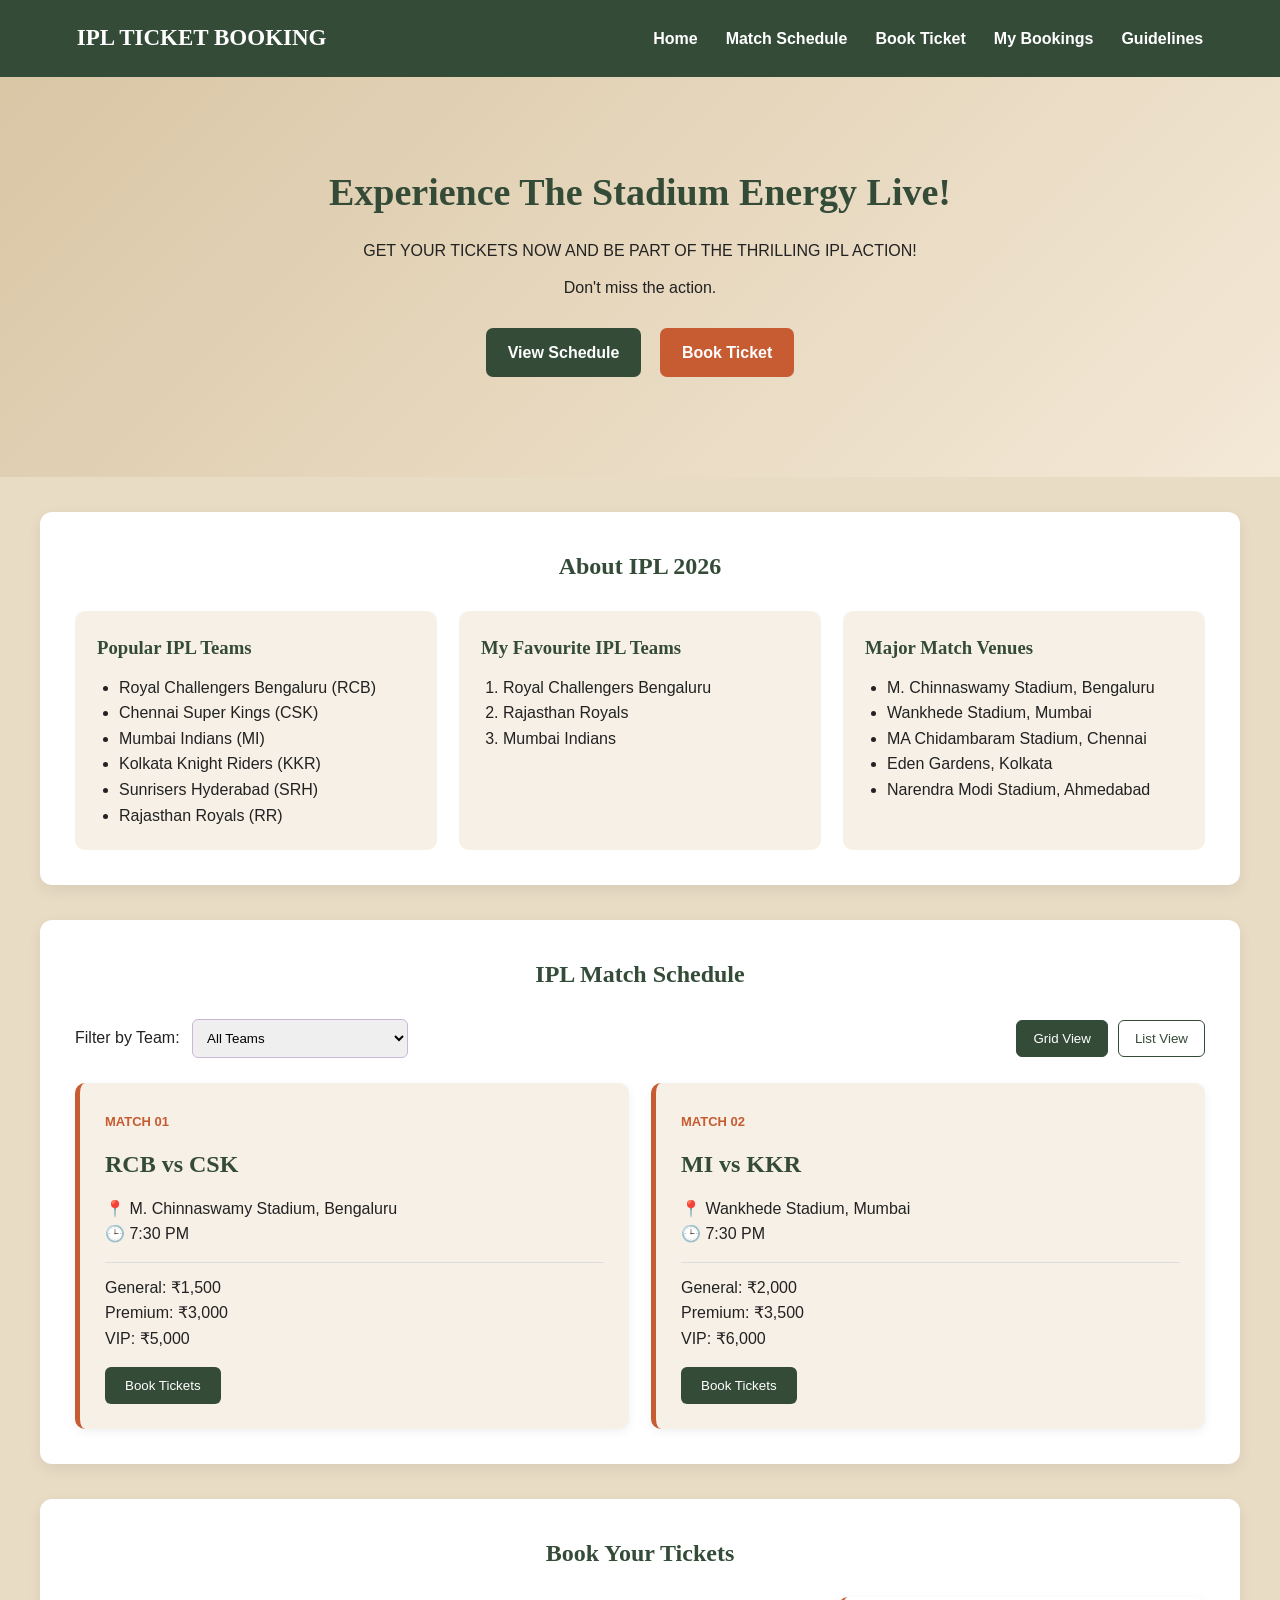
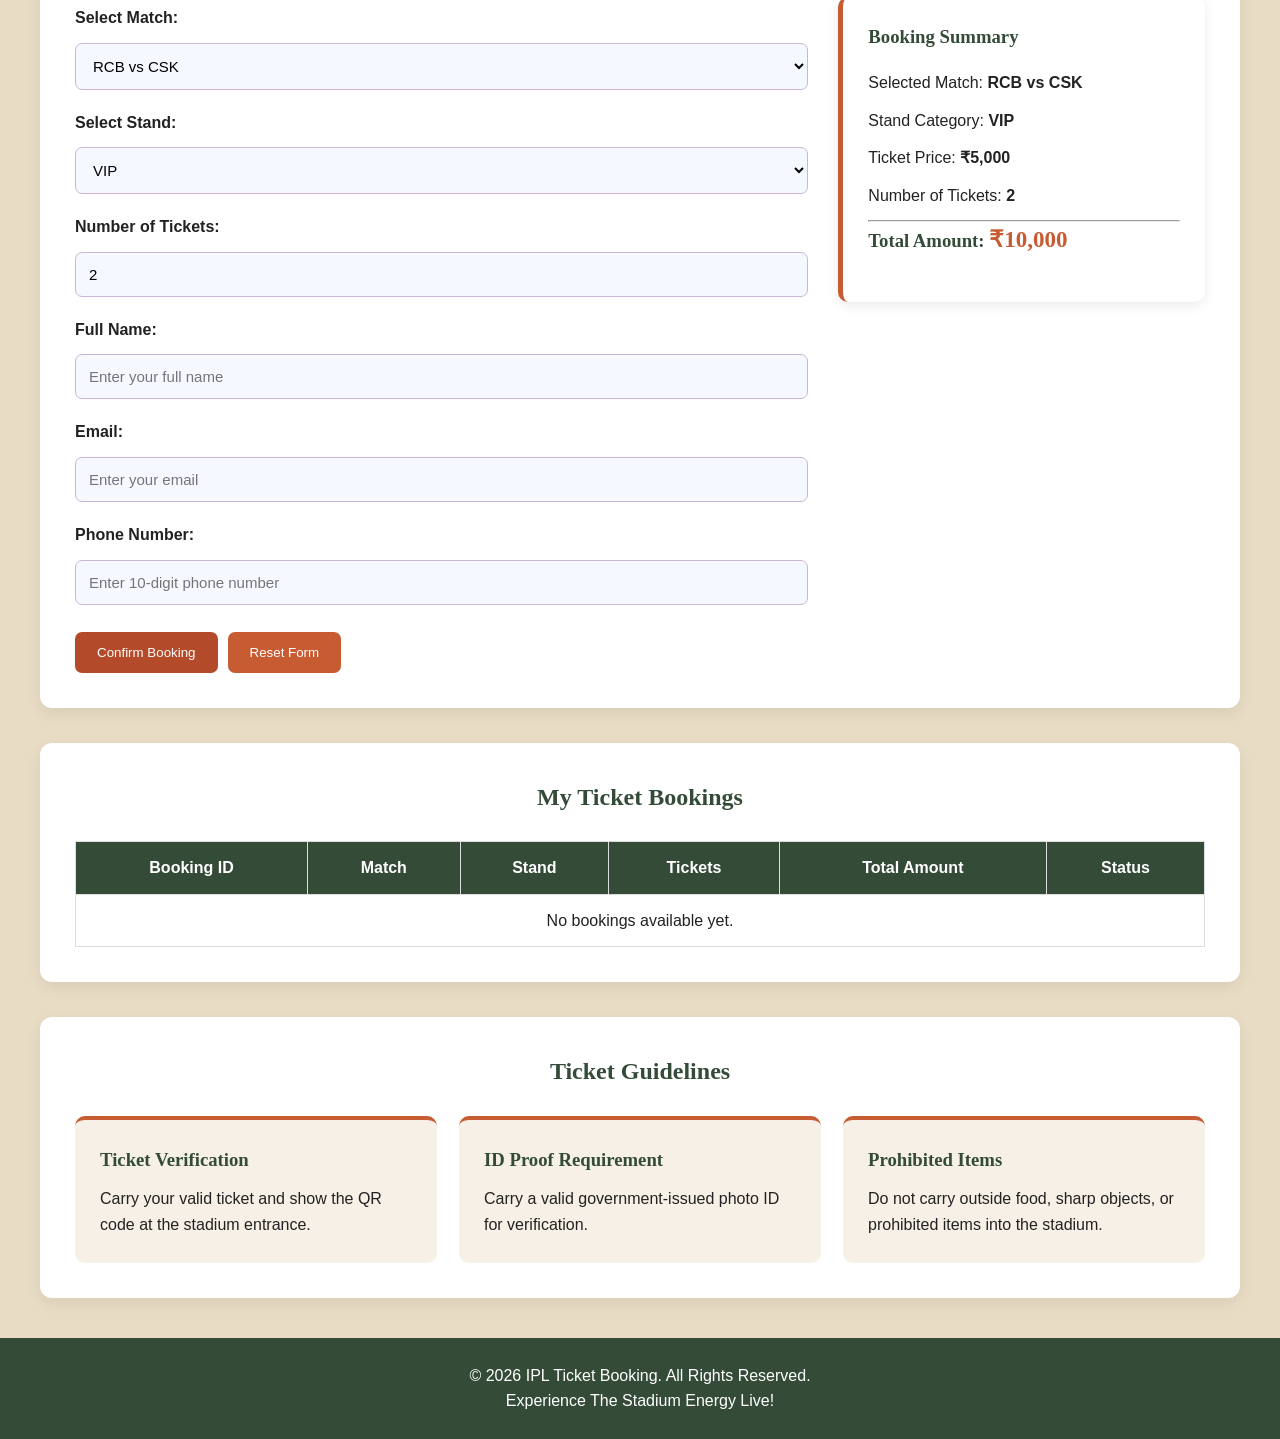
<file: index.html>
<!DOCTYPE html>
<html lang="en">
<head>
    <meta charset="UTF-8">
    <meta name="viewport" content="width=device-width, initial-scale=1.0">
    <title>IPL Ticket Booking</title>
    <link rel="stylesheet" href="styles.css">
</head>

<body>

<header id="home">
    <div class="navbar">

        <a href="#home" class="logo">IPL TICKET BOOKING</a>

        <button class="menu-toggle" id="menu-toggle"
                aria-label="Toggle navigation"
                aria-expanded="false"
                aria-controls="nav-links">
            ☰
        </button>

        <nav id="nav-links">
            <a href="#home">Home</a>
            <a href="#matches">Match Schedule</a>
            <a href="#booking">Book Ticket</a>
            <a href="#mybookings">My Bookings</a>
            <a href="#guidelines">Guidelines</a>
        </nav>

    </div>
</header>

<main>

    <!-- HOME BANNER -->
    <section id="home-banner">
        <h1>Experience The Stadium Energy Live!</h1>
        <p>GET YOUR TICKETS NOW AND BE PART OF THE THRILLING IPL ACTION!</p>
        <p>Don't miss the action.</p>

        <a href="#matches" class="primary-btn">View Schedule</a>
        <a href="#booking" class="secondary-btn">Book Ticket</a>
    </section>

    <!-- ABOUT IPL -->
    <section id="about" class="content-section">
        <h2>About IPL 2026</h2>

        <div class="about-grid">

            <article>
                <h3>Popular IPL Teams</h3>
                <ul>
                    <li>Royal Challengers Bengaluru (RCB)</li>
                    <li>Chennai Super Kings (CSK)</li>
                    <li>Mumbai Indians (MI)</li>
                    <li>Kolkata Knight Riders (KKR)</li>
                    <li>Sunrisers Hyderabad (SRH)</li>
                    <li>Rajasthan Royals (RR)</li>
                </ul>
            </article>

            <article>
                <h3>My Favourite IPL Teams</h3>
                <ol>
                    <li>Royal Challengers Bengaluru</li>
                    <li>Rajasthan Royals</li>
                    <li>Mumbai Indians</li>
                </ol>
            </article>

            <article>
                <h3>Major Match Venues</h3>
                <ul>
                    <li>M. Chinnaswamy Stadium, Bengaluru</li>
                    <li>Wankhede Stadium, Mumbai</li>
                    <li>MA Chidambaram Stadium, Chennai</li>
                    <li>Eden Gardens, Kolkata</li>
                    <li>Narendra Modi Stadium, Ahmedabad</li>
                </ul>
            </article>

        </div>
    </section>

    <!-- MATCH SCHEDULE -->
    <section id="matches" class="content-section">

        <h2>IPL Match Schedule</h2>

        <div class="match-controls">

            <div>
                <label for="team-filter">Filter by Team:</label>

                <select id="team-filter">
                    <option value="all">All Teams</option>
                    <option value="RCB">Royal Challengers Bengaluru</option>
                    <option value="CSK">Chennai Super Kings</option>
                    <option value="MI">Mumbai Indians</option>
                    <option value="KKR">Kolkata Knight Riders</option>
                </select>
            </div>

            <div class="view-controls">
                <button id="grid-view" class="active-view" type="button">
                    Grid View
                </button>

                <button id="list-view" type="button">
                    List View
                </button>
            </div>

        </div>

        <div id="match-container" class="match-grid">

            <article class="match-card" data-team="RCB CSK">

                <span class="match-number">MATCH 01</span>

                <h3>RCB vs CSK</h3>

                <p>📍 M. Chinnaswamy Stadium, Bengaluru</p>
                <p>🕒 7:30 PM</p>

                <div class="price-details">
                    <p>General: ₹1,500</p>
                    <p>Premium: ₹3,000</p>
                    <p>VIP: ₹5,000</p>
                </div>

                <button class="book-match"
                        type="button"
                        data-match="RCB vs CSK">
                    Book Tickets
                </button>

            </article>

            <article class="match-card" data-team="MI KKR">

                <span class="match-number">MATCH 02</span>

                <h3>MI vs KKR</h3>

                <p>📍 Wankhede Stadium, Mumbai</p>
                <p>🕒 7:30 PM</p>

                <div class="price-details">
                    <p>General: ₹2,000</p>
                    <p>Premium: ₹3,500</p>
                    <p>VIP: ₹6,000</p>
                </div>

                <button class="book-match"
                        type="button"
                        data-match="MI vs KKR">
                    Book Tickets
                </button>

            </article>

        </div>

        <p id="no-matches" hidden>No matches found for this team.</p>

    </section>

    <!-- BOOKING SECTION -->
    <section id="booking" class="content-section">

        <h2>Book Your Tickets</h2>

        <div class="booking-layout">

            <form id="booking-form">

                <label for="match">Select Match:</label>

                <select id="match" name="match" required>
                    <option value="RCB vs CSK" selected>RCB vs CSK</option>
                    <option value="MI vs KKR">MI vs KKR</option>
                </select>

                <label for="stand">Select Stand:</label>

                <select id="stand" name="stand" required>
                    <option value="General">General</option>
                    <option value="Premium">Premium</option>
                    <option value="VIP" selected>VIP</option>
                </select>

                <label for="quantity">Number of Tickets:</label>

                <input type="number"
                       id="quantity"
                       name="quantity"
                       min="1"
                       max="10"
                       value="2"
                       required>

                <label for="name">Full Name:</label>

                <input type="text"
                       id="name"
                       name="name"
                       placeholder="Enter your full name"
                       minlength="3"
                       maxlength="50"
                       required>

                <label for="email">Email:</label>

                <input type="email"
                       id="email"
                       name="email"
                       placeholder="Enter your email"
                       required>

                <label for="phone">Phone Number:</label>

                <input type="tel"
                       id="phone"
                       name="phone"
                       placeholder="Enter 10-digit phone number"
                       pattern="[0-9]{10}"
                       title="Please enter exactly 10 digits"
                       required>

                <div class="form-buttons">

                    <button type="submit">Confirm Booking</button>

                    <button type="reset" class="reset-btn">
                        Reset Form
                    </button>

                </div>

            </form>

            <!-- BOOKING SUMMARY -->
            <aside class="booking-summary">

                <h3>Booking Summary</h3>

                <p>Selected Match:
                    <strong id="summary-match">RCB vs CSK</strong>
                </p>

                <p>Stand Category:
                    <strong id="summary-stand">VIP</strong>
                </p>

                <p>Ticket Price:
                    <strong id="summary-price">₹5,000</strong>
                </p>

                <p>Number of Tickets:
                    <strong id="summary-quantity">2</strong>
                </p>

                <hr>

                <h3>Total Amount:
                    <span id="summary-total">₹10,000</span>
                </h3>

            </aside>

        </div>

    </section>

    <!-- MY BOOKINGS -->
    <section id="mybookings" class="content-section">

        <h2>My Ticket Bookings</h2>

        <div class="table-wrapper">

            <table>

                <thead>
                    <tr>
                        <th>Booking ID</th>
                        <th>Match</th>
                        <th>Stand</th>
                        <th>Tickets</th>
                        <th>Total Amount</th>
                        <th>Status</th>
                    </tr>
                </thead>

                <tbody id="booking-records">
                    <tr id="empty-bookings">
                        <td colspan="6">No bookings available yet.</td>
                    </tr>
                </tbody>

            </table>

        </div>

    </section>

    <!-- GUIDELINES -->
    <section id="guidelines" class="content-section">

        <h2>Ticket Guidelines</h2>

        <div class="guidelines-grid">

            <article class="guideline-card">
                <h3>Ticket Verification</h3>
                <p>Carry your valid ticket and show the QR code at the stadium entrance.</p>
            </article>

            <article class="guideline-card">
                <h3>ID Proof Requirement</h3>
                <p>Carry a valid government-issued photo ID for verification.</p>
            </article>

            <article class="guideline-card">
                <h3>Prohibited Items</h3>
                <p>Do not carry outside food, sharp objects, or prohibited items into the stadium.</p>
            </article>

        </div>

    </section>

</main>

<footer>
    <p>© 2026 IPL Ticket Booking. All Rights Reserved.</p>
    <p>Experience The Stadium Energy Live!</p>
</footer>

<script src="app.js"></script>

</body>
</html>
</file>
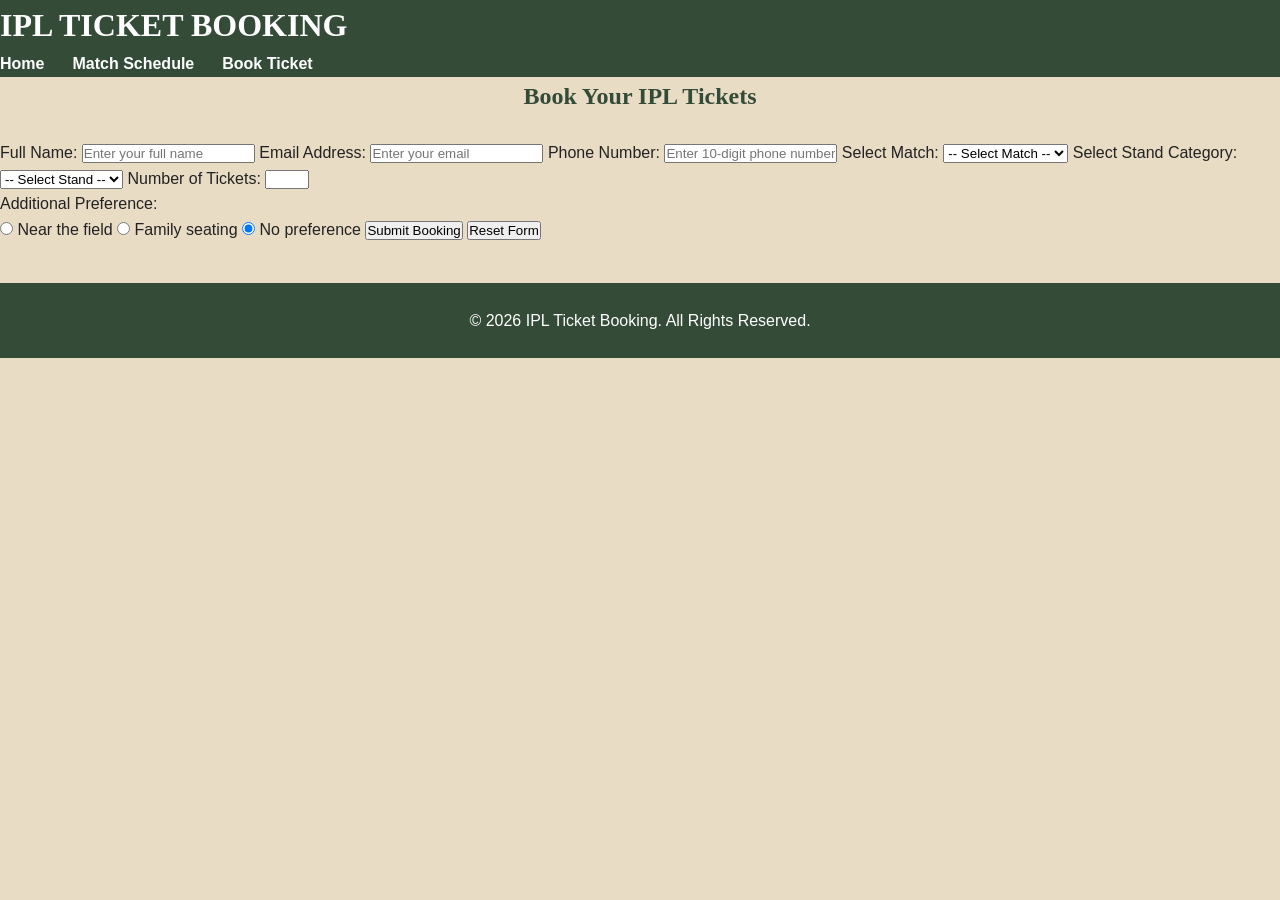
<file: booking.html>
<!DOCTYPE html>
<html lang="en">

<head>

    <meta charset="UTF-8">
    <meta name="viewport" content="width=device-width, initial-scale=1.0">

    <title>IPL Ticket Booking Form</title>

    <link rel="stylesheet" href="styles.css">

</head>

<body>

<header>

    <h1>IPL TICKET BOOKING</h1>

    <nav>
        <a href="index.html">Home</a>
        <a href="index.html#matches">Match Schedule</a>
        <a href="booking.html">Book Ticket</a>
    </nav>

</header>

<main>

    <section id="booking-page">

        <h2>Book Your IPL Tickets</h2>

        <form action="#" method="get">

            <!-- Full Name -->
            <label for="name">Full Name:</label>

            <input
                type="text"
                id="name"
                name="name"
                placeholder="Enter your full name"
                minlength="3"
                maxlength="50"
                required
            >

            <!-- Email -->
            <label for="email">Email Address:</label>

            <input
                type="email"
                id="email"
                name="email"
                placeholder="Enter your email"
                required
            >

            <!-- Phone -->
            <label for="phone">Phone Number:</label>

            <input
                type="tel"
                id="phone"
                name="phone"
                placeholder="Enter 10-digit phone number"
                pattern="[0-9]{10}"
                title="Please enter exactly 10 digits"
                required
            >

            <!-- Match Selection -->
            <label for="match">Select Match:</label>

            <select id="match" name="match" required>

                <option value="" selected disabled>-- Select Match --</option>

                <option value="RCB vs CSK">RCB vs CSK</option>

                <option value="MI vs KKR">MI vs KKR</option>

            </select>

            <!-- Stand Category -->
            <label for="stand">Select Stand Category:</label>

            <select id="stand" name="stand" required>

                <option value="" selected disabled>-- Select Stand --</option>

                <option value="General">General</option>

                <option value="Premium">Premium</option>

                <option value="VIP">VIP</option>

            </select>

            <!-- Ticket Quantity -->
            <label for="quantity">Number of Tickets:</label>

            <input
                type="number"
                id="quantity"
                name="quantity"
                min="1"
                max="10"
                required
            >

            <!-- Additional Preference -->
            <p>Additional Preference:</p>

            <label>
                <input
                    type="radio"
                    name="preference"
                    value="Near the field"
                >
                Near the field
            </label>

            <label>
                <input
                    type="radio"
                    name="preference"
                    value="Family seating"
                >
                Family seating
            </label>

            <label>
                <input
                    type="radio"
                    name="preference"
                    value="No preference"
                    checked
                >
                No preference
            </label>

            <!-- Buttons -->
            <button type="submit">Submit Booking</button>

            <button type="reset">Reset Form</button>

        </form>

    </section>

</main>

<footer>

    <p>© 2026 IPL Ticket Booking. All Rights Reserved.</p>

</footer>

</body>
</html>
</file>
<file: styles.css>
/* GENERAL STYLING */

* {
    margin: 0;
    padding: 0;
    box-sizing: border-box;
}

html {
    scroll-behavior: smooth;
}

body {
    font-family: Arial, sans-serif;
    background-color: #e9dcc5;
    color: #222;
    line-height: 1.6;
}

h1, h2, h3 {
    font-family: Georgia, serif;
}

h2 {
    color: #344b38;
    text-align: center;
    margin-bottom: 25px;
}

/* NAVIGATION BAR - FLEXBOX */

header {
    background-color: #344b38;
    color: white;
    position: sticky;
    top: 0;
    z-index: 1000;
}

.navbar {
    display: flex;
    justify-content: space-between;
    align-items: center;
    padding: 20px 6%;
    gap: 20px;
}

.logo {
    color: white;
    font-family: Georgia, serif;
    font-size: 23px;
    font-weight: bold;
    text-decoration: none;
}

nav {
    display: flex;
    align-items: center;
    gap: 28px;
}

nav a {
    color: white;
    text-decoration: none;
    font-weight: bold;
    transition: color 0.3s;
}

nav a:hover {
    color: #e9a16d;
}

.menu-toggle {
    display: none;
    background: transparent;
    border: none;
    color: white;
    font-size: 28px;
    cursor: pointer;
}

/* HOME BANNER */

#home-banner {
    text-align: center;
    padding: 85px 20px;
    background: linear-gradient(135deg, #d9c6a5, #f4e9d7);
}

#home-banner h1 {
    color: #344b38;
    font-size: 38px;
    margin-bottom: 15px;
}

#home-banner p {
    margin: 12px 0;
}

.primary-btn,
.secondary-btn {
    display: inline-block;
    margin: 15px 7px;
    padding: 12px 22px;
    border-radius: 7px;
    text-decoration: none;
    font-weight: bold;
}

.primary-btn {
    background: #344b38;
    color: white;
}

.secondary-btn {
    background: #c75b32;
    color: white;
}

/* GENERAL SECTIONS */

.content-section {
    max-width: 1200px;
    margin: 35px auto;
    padding: 35px;
    background: white;
    border-radius: 12px;
    box-shadow: 0 5px 15px rgba(0,0,0,0.07);
}

/* ABOUT SECTION - CSS GRID */

.about-grid {
    display: grid;
    grid-template-columns: repeat(3, 1fr);
    gap: 22px;
}

.about-grid article {
    background: #f6f0e6;
    padding: 22px;
    border-radius: 10px;
}

.about-grid h3 {
    color: #344b38;
    margin-bottom: 12px;
}

.about-grid ul,
.about-grid ol {
    padding-left: 22px;
}

/* MATCH CONTROLS */

.match-controls {
    display: flex;
    justify-content: space-between;
    align-items: center;
    flex-wrap: wrap;
    gap: 15px;
    margin-bottom: 25px;
}

.match-controls select {
    padding: 10px;
    border: 1px solid #cbb6d5;
    border-radius: 6px;
    margin-left: 8px;
}

.view-controls {
    display: flex;
    gap: 10px;
}

.view-controls button {
    padding: 10px 16px;
    border: 1px solid #344b38;
    background: white;
    color: #344b38;
    border-radius: 6px;
    cursor: pointer;
}

.view-controls button.active-view {
    background: #344b38;
    color: white;
}

/* MATCH CARDS - CSS GRID */

.match-grid {
    display: grid;
    grid-template-columns: repeat(2, minmax(0, 1fr));
    gap: 22px;
}

.match-card {
    background: #f6f0e6;
    border-left: 5px solid #c75b32;
    padding: 25px;
    border-radius: 10px;
    box-shadow: 0 3px 10px rgba(0,0,0,0.06);
}

.match-number {
    color: #c75b32;
    font-weight: bold;
    font-size: 13px;
}

.match-card h3 {
    color: #344b38;
    margin: 12px 0;
    font-size: 24px;
}

.price-details {
    margin: 15px 0;
    border-top: 1px solid #ddd;
    padding-top: 12px;
}

.book-match {
    background: #344b38;
    color: white;
    border: none;
    padding: 11px 20px;
    border-radius: 6px;
    cursor: pointer;
}

/* LIST VIEW */

.match-grid.list-view {
    grid-template-columns: 1fr;
}

.match-grid.list-view .match-card {
    display: flex;
    align-items: center;
    justify-content: space-between;
    flex-wrap: wrap;
    gap: 15px;
}

.match-grid.list-view .price-details {
    border: none;
    margin: 0;
    padding: 0;
}

/* BOOKING SECTION */

.booking-layout {
    display: grid;
    grid-template-columns: 2fr 1fr;
    gap: 30px;
    align-items: start;
}

#booking-form {
    display: flex;
    flex-direction: column;
    gap: 12px;
}

#booking-form label {
    font-weight: bold;
    margin-top: 8px;
}

#booking-form input,
#booking-form select {
    width: 100%;
    padding: 13px;
    border: 1px solid #cbb6d5;
    border-radius: 7px;
    font-size: 15px;
    background: #f5f8ff;
}

.form-buttons {
    display: flex;
    gap: 10px;
    flex-wrap: wrap;
    margin-top: 15px;
}

.form-buttons button {
    background: #b34b2b;
    color: white;
    border: none;
    padding: 13px 22px;
    border-radius: 7px;
    cursor: pointer;
}

.form-buttons .reset-btn {
    background: #c75b32;
}

.booking-summary {
    background: #fff;
    border-left: 5px solid #c75b32;
    padding: 25px;
    border-radius: 10px;
    box-shadow: 0 4px 12px rgba(0,0,0,0.08);
}

.booking-summary h3 {
    color: #344b38;
    margin-bottom: 18px;
}

.booking-summary p {
    margin: 12px 0;
}

#summary-total {
    color: #c75b32;
    font-size: 23px;
}

/* MY BOOKINGS TABLE */

.table-wrapper {
    width: 100%;
    overflow-x: auto;
}

table {
    width: 100%;
    border-collapse: collapse;
    min-width: 600px;
}

th, td {
    padding: 13px;
    border: 1px solid #ddd;
    text-align: center;
}

th {
    background: #344b38;
    color: white;
}

/* GUIDELINES - THREE COLUMN GRID */

.guidelines-grid {
    display: grid;
    grid-template-columns: repeat(3, 1fr);
    gap: 22px;
}

.guideline-card {
    padding: 25px;
    background: #f6f0e6;
    border-radius: 10px;
    border-top: 4px solid #c75b32;
}

.guideline-card h3 {
    color: #344b38;
    margin-bottom: 12px;
}

/* FOOTER */

footer {
    text-align: center;
    padding: 25px;
    background: #344b38;
    color: white;
    margin-top: 40px;
}

/* TOAST MESSAGE */

.toast {
    position: fixed;
    bottom: 20px;
    right: 20px;
    background: #344b38;
    color: white;
    padding: 15px 22px;
    border-radius: 8px;
    z-index: 2000;
    box-shadow: 0 4px 12px rgba(0,0,0,0.2);
}

/* TABLET RESPONSIVENESS */

@media (max-width: 900px) {

    .navbar {
        flex-wrap: wrap;
    }

    nav {
        gap: 15px;
    }

    .about-grid {
        grid-template-columns: repeat(2, 1fr);
    }

    .guidelines-grid {
        grid-template-columns: repeat(2, 1fr);
    }

    .booking-layout {
        grid-template-columns: 1fr;
    }

}

/* MOBILE RESPONSIVENESS */

@media (max-width: 600px) {

    .navbar {
        padding: 15px 5%;
    }

    .logo {
        font-size: 18px;
    }

    .menu-toggle {
        display: block;
    }

    nav {
        display: none;
        flex-direction: column;
        align-items: flex-start;
        width: 100%;
        gap: 0;
    }

    nav.active {
        display: flex;
    }

    nav a {
        width: 100%;
        padding: 12px 0;
        border-top: 1px solid rgba(255,255,255,0.2);
    }

    #home-banner {
        padding: 55px 15px;
    }

    #home-banner h1 {
        font-size: 27px;
    }

    .content-section {
        margin: 20px 12px;
        padding: 22px 16px;
    }

    .about-grid,
    .match-grid,
    .guidelines-grid {
        grid-template-columns: 1fr;
    }

    .match-controls {
        align-items: stretch;
        flex-direction: column;
    }

    .match-controls select {
        display: block;
        width: 100%;
        margin: 8px 0 0;
    }

    .view-controls button {
        flex: 1;
    }

    .match-grid.list-view .match-card {
        flex-direction: column;
        align-items: flex-start;
    }

    .booking-layout {
        grid-template-columns: 1fr;
    }

    .booking-summary {
        width: 100%;
    }

    .form-buttons button {
        flex: 1;
    }

    .toast {
        left: 12px;
        right: 12px;
        text-align: center;
    }

}
</file>
